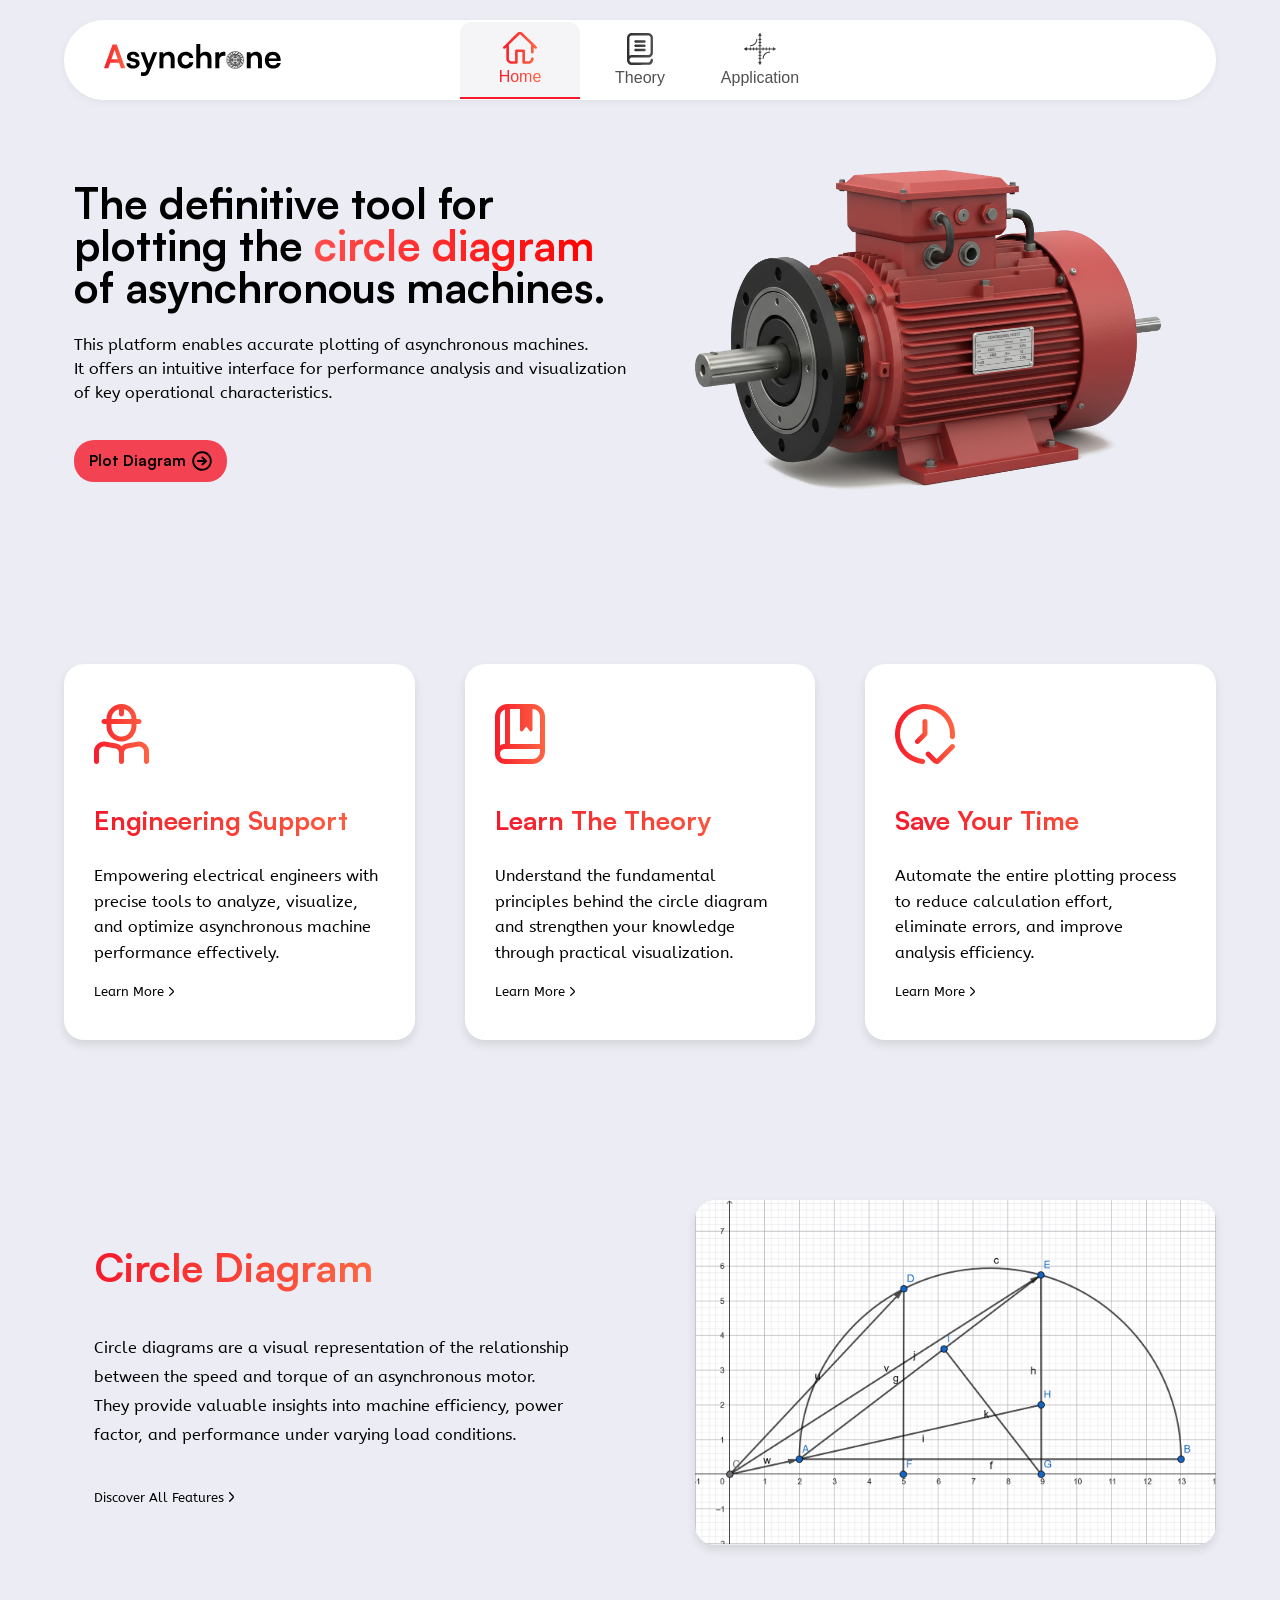
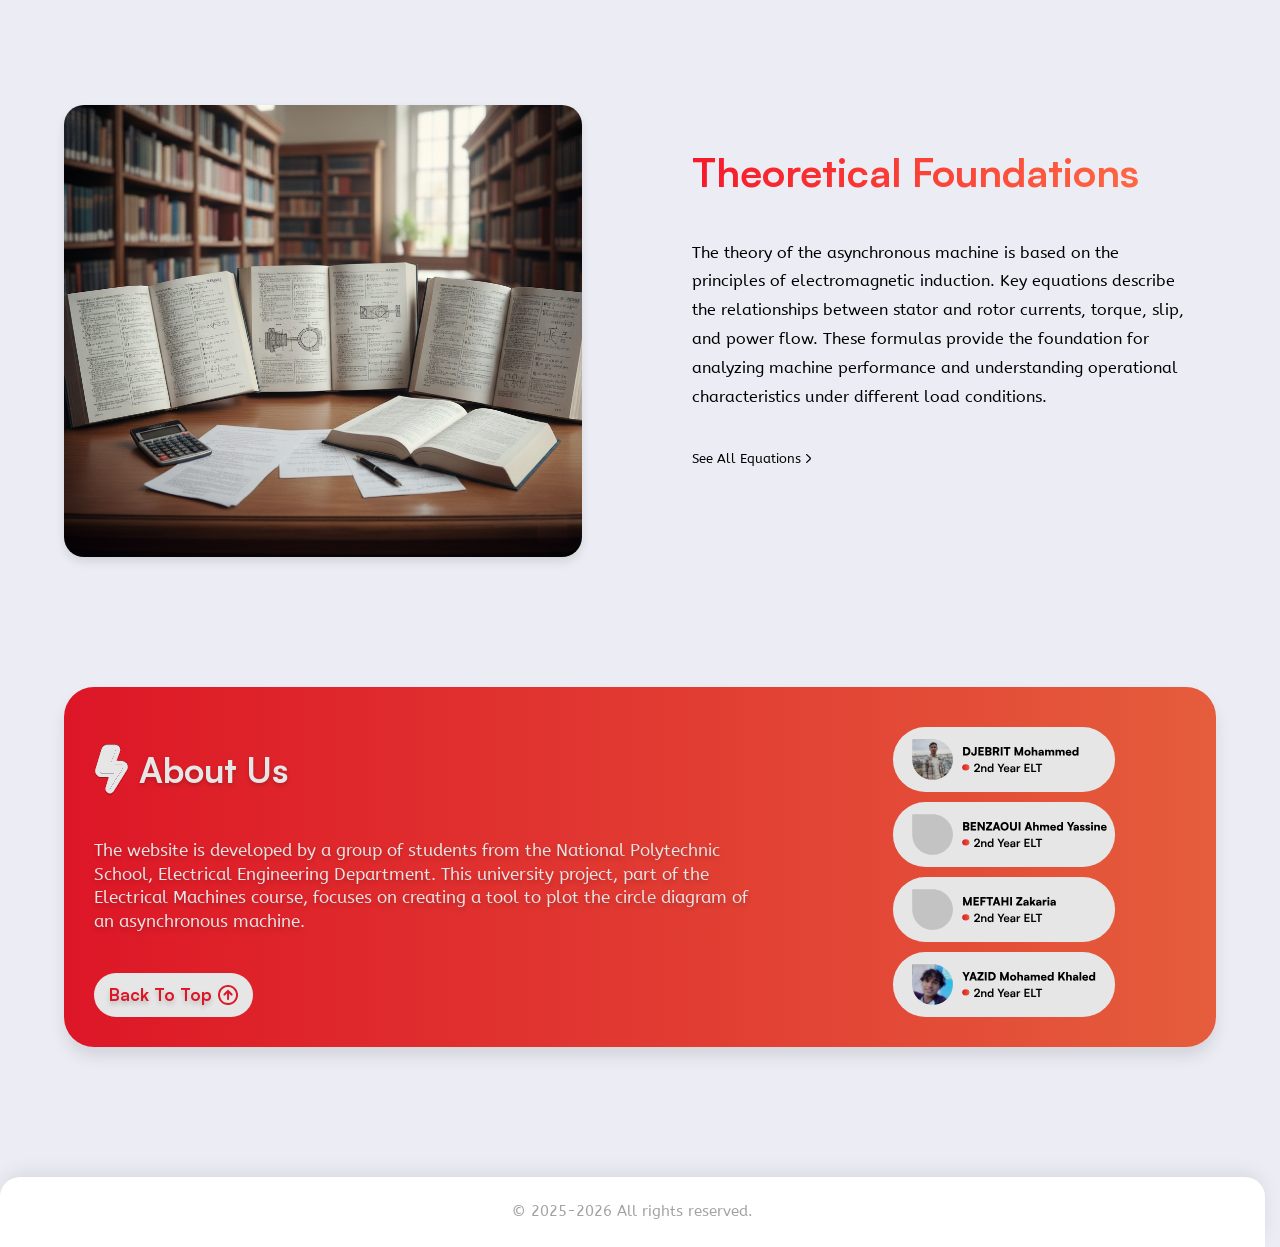
<file: index.html>
<!DOCTYPE html>
<html lang="en">

<head>
  <meta charset="UTF-8">
  <meta name="viewport" content="width=device-width, initial-scale=1.0">
  <title>Asynchrone - Home | Circle Diagram of the Asynchronous Machine</title>
  <link rel="stylesheet" href="styles/index.css">
  <link rel="icon" type="image/x-icon" href="logos/A.svg">
</head>

<body>
  <header class="main-header">
    <a href="index.html" class="nav-logo">
      <img src="logos/Asynchrone.svg" alt="Asynchrone" class="nav-logo">
    </a>
    <nav class="main-nav">
      <a href="index.html" class="nav-link active">
        <img src="logos/home.svg" alt="Accueil" class="nav-icon">
        <span>Home</span>
      </a>
      <a href="pages/theory.html" class="nav-link">
        <img src="logos/theory.svg" alt="Théorie" class="nav-icon">
        <span>Theory</span>
      </a>
      <a href="pages/application.html" class="nav-link">
        <img src="logos/application.svg" alt="Application" class="nav-icon">
        <span>Application</span>
      </a>
    </nav>
  </header>
  <main>
    <div id="hero-section" class="hero-section">
      <div class="hero-section-text">
        <h1>The definitive tool for plotting the <span class="red-gradient">circle diagram</span> of asynchronous
          machines.</h1>
        <p>This platform enables accurate plotting of asynchronous machines.<br> It offers an intuitive interface for
          performance analysis and visualization of key operational characteristics.</p>
        <a href="pages/application.html" class="hero-button-container">
          <div class="hero-button">
            <p>Plot Diagram</p><img class="hero-button-arrow" src="logos/arrow.svg" alt="arrow">
          </div>
        </a>
      </div>
      <div class="hero-section-image">
        <img class="hero-section-motor" src="images/motor.png" alt="motor">
      </div>
    </div>


    <div class="function-section">
      <div class="function-section-card">
        <img class="function-section-logo" src="logos/architect-plan.svg" alt="">
        <h2>Engineering Support</h2>
        <p>Empowering electrical engineers with precise tools to analyze, visualize, and optimize asynchronous machine
          performance effectively.</p>
        <a href="pages/application.html">Learn More<img style="width: 5px; margin-left: 5px;"
            src="logos/angle-small-right.svg" alt=""></a>
      </div>
      <div class="function-section-card">
        <img class="function-section-logo" src="logos/book-bookmark.svg" alt="">
        <h2>Learn The Theory</h2>
        <p>Understand the fundamental principles behind the circle diagram and strengthen your knowledge through
          practical visualization.</p>
        <a href="pages/theory.html">Learn More<img style="width: 5px; margin-left: 5px;"
            src="logos/angle-small-right.svg" alt=""></a>
      </div>
      <div class="function-section-card">
        <img class="function-section-logo" src="logos/time-check.svg" alt="">
        <h2>Save Your Time</h2>
        <p>Automate the entire plotting process to reduce calculation effort, eliminate errors, and improve analysis
          efficiency.</p>
        <a href="pages/application.html">Learn More<img style="width: 5px; margin-left: 5px;"
            src="logos/angle-small-right.svg" alt=""></a>
      </div>
    </div>

    <div class="graph-section">
      <div class="graph-section-text">
        <h2>Circle Diagram</h2>
        <p>Circle diagrams are a visual representation of the relationship between the speed and torque of an
          asynchronous motor. <br>They provide valuable insights into machine efficiency, power factor, and performance
          under varying load conditions.</p>
        <a href="pages/application.html">Discover All Features<img style="width: 5px; margin-left: 5px;"
            src="logos/angle-small-right.svg" alt=""></a>
      </div>
      <img class="graph-section-image" src="images/geogebra.png" alt="">
    </div>

    <div class="theory-section">
      <div class="theory-section-text">
        <h2>Theoretical Foundations</h2>
        <p>The theory of the asynchronous machine is based on the principles of electromagnetic induction. Key equations
          describe the relationships between stator and rotor currents, torque, slip, and power flow. These formulas
          provide the foundation for analyzing machine performance and understanding operational characteristics under
          different load conditions.</p>
        <a href="pages/theory.html">See All Equations<img style="width: 5px; margin-left: 5px;"
            src="logos/angle-small-right.svg" alt=""></a>
      </div>
      <img class="theory-section-image" src="images/library.png" alt="">
    </div>

    <div class="about-us-section">
      <div class="about-us-text">
        <div class="about-us-title">
          <img src="logos/bolt.svg" alt="">
          <h2>About Us</h2>

        </div>
        <p>
          The website is developed by a group of students from the National Polytechnic School, Electrical Engineering
          Department. This university project, part of the Electrical Machines course, focuses on creating a tool to
          plot the circle diagram of an asynchronous machine.
        </p>
        <a href="#hero-section" class="about-us-button-container">
          <div class="about-us-button">
            <p>Back To Top</p><img class="about-us-button-arrow" src="logos/arrow1.svg" alt="arrow">
          </div>
        </a>
      </div>
      <div class="about-us-members">
        <img src="images/djebrit.svg">
        <img src="images/zakaria.svg">
        <img src="images/yassine.svg">
        <img src="images/yazid.svg">
      </div>

    </div>

  </main>
  <footer class="footer">

    <span>&copy; 2025-2026 All rights reserved.</span>
  </footer>
  <script src="scripts/navbar-active.js"></script>
</body>

</html>
</file>
<file: styles/index.css>
:root {
	--dark-blue: #07041B;
	--blue: #110D30;
	--gray: #8A829A;
	--silver: #9DA1B7;
	--gradient1: linear-gradient(to right, #2E9EF7, #BF3EFE);
	--gradient2: linear-gradient(to right, #4BD5FB, #4187D4, #CC79FA);
	--blue-gradient: linear-gradient(to bottom, #4D8EE3, #01D1F2);
	--orange-gradient: linear-gradient(to bottom, #FE6247, #FFB82E);
	--purple-gradient: linear-gradient(to right, #BF40F0, #C442A9);
	--red-gradient: linear-gradient(to right, #F6192B, #FE6743);
}

@font-face {
	font-family: 'Satoshi-Regular';
	src: url(../fonts/Satoshi/Satoshi-Regular.woff2) format('woff2'), url(../fonts/Satoshi/Satoshi-Regular.woff) format('woff'), url(../fonts/Satoshi/Satoshi-Regular.ttf) format('truetype');
	font-weight: 400;
	font-display: fallback;
	font-style: normal
}

@font-face {
	font-family: 'Satoshi-Medium';
	src: url(../fonts/Satoshi/Satoshi-Medium.woff2) format('woff2'), url(../fonts/Satoshi/Satoshi-Medium.woff) format('woff'), url(../fonts/Satoshi/Satoshi-Medium.ttf) format('truetype');
	font-weight: 500;
	font-display: fallback;
	font-style: normal
}

@font-face {
	font-family: 'Satoshi-Bold';
	src: url(../fonts/Satoshi/Satoshi-Bold.woff2) format('woff2'), url(../fonts/Satoshi/Satoshi-Bold.woff) format('woff'), url(../fonts/Satoshi/Satoshi-Bold.ttf) format('truetype');
	font-weight: 700;
	font-display: fallback;
	font-style: normal
}

@font-face {
	font-family: 'Satoshi-Black';
	src: url(../fonts/Satoshi/Satoshi-Black.woff2) format('woff2'), url(../fonts/Satoshi/Satoshi-Black.woff) format('woff'), url(../fonts/Satoshi/Satoshi-Black.ttf) format('truetype');
	font-weight: 900;
	font-display: fallback;
	font-style: normal
}

@font-face {
	font-family: 'ABeeZee';
	src: url(../fonts/ABeeZee/ABeeZee-Regular.ttf) format('truetype');
	font-weight: 400;
	font-style: normal;
	font-display: fallback
}

@font-face {
	font-family: 'ABeeZee';
	src: url(../fonts/ABeeZee/ABeeZee-Italic.ttf) format('truetype');
	font-weight: 400;
	font-style: italic;
	font-display: fallback
}

html {
  scroll-behavior: smooth;
}

body {
  background-color: #ecedf4;
  font-family: 'ABeeZee', sans-serif;
  width: 90%; 
  margin: 0 auto;
}


.red-gradient {
  background: linear-gradient(90deg, #ff4d4d, #ff0000);
  -webkit-background-clip: text;
  background-clip: text;
  color: transparent;
  font-weight: bold;
}

.main-header {
  position: fixed;
  top: 20px;
  left: 50%;                /* place le coin gauche au centre */
  transform: translateX(-50%); /* décale de moitié sa largeur */
  height: 80px;
  width: 90%;
  z-index: 1000;
  background: #fff;
  box-shadow: 0 2px 8px rgba(0,0,0,0.05);
  display: flex;
  flex-direction: row;
  align-items: center;
  border-radius: 40px;

}


.main-nav {
  display: flex;
  justify-content: center;
  align-items: center;
  margin: auto;
  gap: 0;
  padding: 0;
}

.nav-link {
  flex: 1 1 0;
  text-align: center;
}

.nav-link.active {
  background: #f5f5f7;
  border-bottom: 2px solid #F6192B;
  border-radius: 12px 12px 0 0;
}

.nav-link {
  display: flex;
  flex-direction: column;
  align-items: center;
  justify-content: center;
  text-decoration: none;
  color: #222;
  font-size: 16px;
  font-weight: 500;
  min-width: 80px;
  transition: color 0.2s;
  font-family: 'Satoshi', Arial, sans-serif;
  padding: 10.5px 20px;
}

.main-header .nav-logo {
  height: 32px;
  display: block;
  position: absolute;
  left: 20px;
}

.nav-link .nav-icon {
  height: 32px;
  margin: 0 0 4px 0;
  display: block;
}

.nav-link {
  color: var(--gray);
}

.nav-link .nav-icon,
.nav-link span {
  color: var(--gray);
  filter: grayscale(1) brightness(0.6);
  background: none;
  -webkit-background-clip: initial;
  -webkit-text-fill-color: initial;
}

.nav-link.active .nav-icon,
.nav-link.active span {
  background: var(--red-gradient);
  -webkit-background-clip: text;
  -webkit-text-fill-color: transparent;
  color: transparent;
  filter: none;
}

.nav-link.active {

  border-bottom: 2px solid #F6192B;
}

.nav-link.active:hover {
  /* Keep the same style on hover */
}

.nav-link:hover .nav-icon,
.nav-link:hover span {
  opacity: 0.7;
}

/* Hero Section */

.hero-section{
  display: flex;
  justify-content: center;
  align-items: center;
  margin-top: 160px;
}

.hero-section-image{
  text-align: center;
}

.hero-section-motor{
  height: 320px;
}

.hero-section > div {
  flex: 1;           
  padding: 10px;
}

.hero-section-text h1{
  font-size: 42px;
  font-family: 'Satoshi-Bold';
  color: #000;
  line-height: 1;
  margin: 0px;
}

.hero-section-text p{
  line-height: 1.5;
  margin: 25px 0px 35px 0px;
}

.hero-button-container{
  display: inline-block;
    text-decoration: none;
}

.hero-button {
  display: flex;
  flex-direction: row;
  background: rgba(246, 25, 43, 0.8);
  border-radius: 20px;
  color: black;
  transition: background 0.3s;
  align-items: center;
  font-family: 'Satoshi-Bold';
  font-size: 15px;
  padding: 10px 15px;
}

.hero-button:hover {
  scale: 1.05;
}

.hero-button p{
  margin: 0px;
}

.hero-button-arrow{
  width: 20px;
  margin-left: 6px;
  fill: black;
}


/* Function Section */

.function-section{
  display: flex;
  flex-direction: row;
  gap: 50px;
  margin-top: 160px;
}

.function-section > div {
  flex: 1;           
  background-color: white;
  border-radius: 20px;
  padding: 40px 30px;
  box-shadow: 0 5px 10px rgba(0,0,0,0.1);
  gap: 30px;
}


.function-section-logo{
  height: 60px;
  margin-bottom: 35px;
}

.function-section-card h2{
  font-size: 26px;
  font-family: 'Satoshi-Bold';
  background: var(--red-gradient);
  -webkit-background-clip: text;
  -webkit-text-fill-color: transparent;
  margin: 0px 0px 25px 0px;
}

.function-section-card p{
  line-height: 1.6;
}

.function-section-card a{
  text-decoration: none;
  color:black;
  font-size: 13px;
}

/* Graph Section */
.graph-section{
  display: flex;
  flex-direction: row;
  gap: 50px;
  margin-top: 160px;
  
}

.graph-section > * {
  flex: 1;           
  border-radius: 20px;
  gap: 30px;
}

.graph-section-text{
    padding: 40px 30px;
    display: flex;
    flex-direction: column;
    align-items: start;
    gap: 40px;
}

.graph-section-text h2{
  font-size: 40px;
  font-family: 'Satoshi-Bold';
  background: var(--red-gradient);
  -webkit-background-clip: text;
  -webkit-text-fill-color: transparent;
  margin: 0px;
}

.graph-section-text p{
  line-height: 1.8;
  margin: 0px;
}

.graph-section-text a{
  text-decoration: none;
  color:black;
  font-size: 13px;
}

.graph-section-image {
  width: 45%;
  height: auto;
  display: block;
  object-fit: contain;
  box-shadow: 0 5px 10px rgba(0,0,0,0.1);
}

/* Theory Section */
.theory-section{
  display: flex;
  flex-direction: row-reverse;
  gap: 80px;
  margin-top: 160px;
  
}

.theory-section > * {
  flex: 1;           
  border-radius: 20px;
  gap: 30px;
}

.theory-section-text{
    padding: 40px 30px;
    display: flex;
    flex-direction: column;
    align-items: start;
    gap: 40px;
}

.theory-section-text h2{
  font-size: 40px;
  font-family: 'Satoshi-Bold';
  background: var(--red-gradient);
  -webkit-background-clip: text;
  -webkit-text-fill-color: transparent;
  margin: 0px;
}

.theory-section-text p{
  line-height: 1.8;
  margin: 0px;
}

.theory-section-text a{
  text-decoration: none;
  color:black;
  font-size: 13px;
}

.theory-section-image {
  width: 45%;
  height: auto;
  display: block;
  object-fit: contain;
  box-shadow: 0 5px 10px rgba(0,0,0,0.1);
}

/* About Us Section */
.about-us-section{
  display: flex;
  flex-direction: row;
  margin: 130px 0px;
  height: 300px;
  background: var(--red-gradient);
  filter: brightness(0.9);
  border-radius: 30px;
  box-shadow: 0 10px 15px rgba(0,0,0,0.1);
  padding: 30px;
}

.about-us-text{
  flex: 2;
  display: flex;
  flex-direction: column;
}

.about-us-text p{
  font-size: 17px;
  width: 90%;
  color: white;
  line-height: 1.4;
  text-shadow: 0 3px 5px rgba(0,0,0,0.2);
}

.about-us-title{
  display: flex;
  flex-direction: row;
  gap: 10px;
  font-family: 'Satoshi-Bold';
  color: white;
  text-shadow: 0 2px 4px rgba(0,0,0,0.2);
}

.about-us-title h2{
  font-size: 35px;
}

.about-us-title img{
  width: 35px;
}

.about-us-members {
  display: flex;
  flex: 1;
  flex-direction: column;
  gap: 10px;
  padding-top: 10px;
}

.about-us-members img{
  display: block;
  height: 65px;
  width: auto;
  animation: member-oscillate 7s ease-in-out infinite;
}

.about-us-members img:nth-child(1) {
  animation-delay: 0s;
}
.about-us-members img:nth-child(2) {
  animation-delay: 0.4s;
}
.about-us-members img:nth-child(3) {
  animation-delay: 0.8s;
}
.about-us-members img:nth-child(4) {
  animation-delay: 1.2s;
}

@keyframes member-oscillate {
  0%   { transform: translateX(0); }
  25%  { transform: translateX(-50px); }
  50%  { transform: translateX(50px); }
  75%  { transform: translateX(-50px); }
  90%  { transform: translateX(0px); }
  100% { transform: translateX(0); }
}



.about-us-button-container{
  display: inline-block;
  text-decoration: none;
  margin-top: auto;
  width: fit-content;
}

.about-us-button {
  display: flex;
  flex-direction: row;
  background: white;
  border-radius: 25px;
  transition: background 0.3s;
  align-items: center;
  font-family: 'Satoshi-Bold';
  font-size: 15px;
  padding: 10px 15px;
}

.about-us-button:hover {
  scale: 1.05;
}

.about-us-button p{
  margin: 0px;
  color:  #F6192B;
}

.about-us-button-arrow{
  width: 20px;
  margin-left: 6px;
  rotate: -90deg;
}

/* Footer */

.footer {
  background: #fff;
  color: #a3a2a2;
  text-align: center;
  font-size: 15px;
  border-radius: 20px 20px 0px 0px;
  font-family: 'AbeeZee', Arial, sans-serif;
  width: 98.85vw;
  height: 50px;
  margin-left: -5vw;
  align-items: center;
  padding-bottom: 20px;
  box-shadow: 0 -6px 20px -4px rgba(0,0,0,0.10);
}

.footer span{
  position: relative;
  top: 50%;
}
</file>
